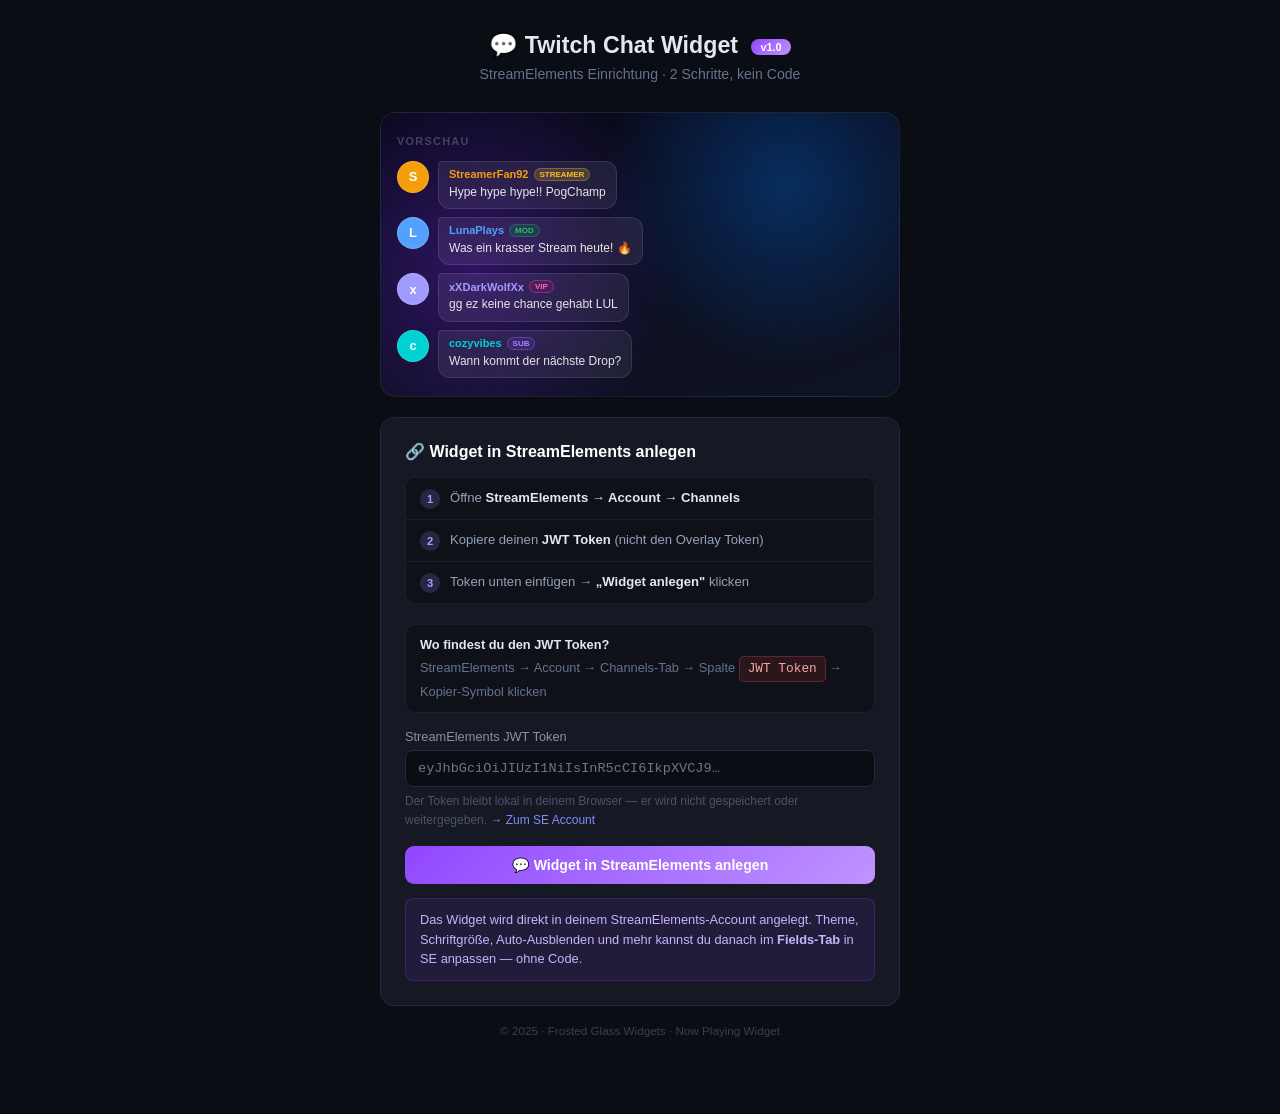
<file: setup-chat.html>
<!DOCTYPE html>
<html lang="de">
<head>
<meta charset="UTF-8">
<meta name="viewport" content="width=device-width, initial-scale=1.0">
<title>💬 Twitch Chat Widget – StreamElements Einrichtung</title>
<style>
*, *::before, *::after { box-sizing: border-box; margin: 0; padding: 0; }
body {
  font-family: -apple-system, BlinkMacSystemFont, 'Segoe UI', sans-serif;
  background: #0b0d14;
  color: #e2e8f0;
  min-height: 100vh;
  padding: 32px 16px 72px;
  display: flex;
  align-items: flex-start;
  justify-content: center;
}
p  { color: #94a3b8; font-size: 0.87rem; line-height: 1.6; }
a  { color: #818cf8; text-decoration: none; }
a:hover { text-decoration: underline; }
.wrap { width: 100%; max-width: 520px; }

/* Header */
.page-header { text-align: center; margin-bottom: 26px; }
.page-header h1 { font-size: 1.45rem; font-weight: 700; margin-bottom: 4px; }
.page-header p  { color: #64748b; font-size: 0.88rem; }
.badge {
  display: inline-block;
  background: linear-gradient(135deg, #9147ff, #bf94ff);
  color: #fff; font-size: 0.68rem; font-weight: 700;
  padding: 2px 9px; border-radius: 99px;
  margin-left: 7px; vertical-align: middle;
}

/* Preview */
.preview-hero {
  background: radial-gradient(circle at 18% 55%, rgba(100,30,200,0.40) 0%, transparent 44%),
              radial-gradient(circle at 78% 25%, rgba(0,110,230,0.32) 0%, transparent 40%),
              linear-gradient(160deg, #08091a 0%, #0e1323 100%);
  border-radius: 16px;
  border: 1px solid rgba(255,255,255,0.07);
  margin-bottom: 20px;
  padding: 22px 16px 18px;
  display: flex; flex-direction: column; align-items: flex-start;
  min-height: 260px;
  position: relative;
  overflow: hidden;
}
.preview-label {
  font-size: 0.68rem; font-weight: 700; letter-spacing: 0.12em;
  text-transform: uppercase; color: rgba(255,255,255,0.22);
  margin-bottom: 14px; width: 100%;
}
.preview-msgs {
  display: flex; flex-direction: column; gap: 8px;
  width: 100%;
}
/* Mini chat bubble previews */
.preview-row { display: flex; align-items: flex-start; gap: 9px; }
.preview-av {
  width: 32px; height: 32px; border-radius: 50%;
  display: flex; align-items: center; justify-content: center;
  font-size: 13px; font-weight: 700; color: #fff;
  flex-shrink: 0; border: 1.5px solid rgba(255,255,255,0.15);
  overflow: hidden;
}
.preview-av img { width: 100%; height: 100%; object-fit: cover; border-radius: 50%; }
.preview-bubble {
  background: rgba(255,255,255,0.07);
  border: 1px solid rgba(255,255,255,0.10);
  border-radius: 4px 12px 12px 12px;
  padding: 6px 10px 7px;
  max-width: calc(100% - 42px);
}
.preview-meta { display: flex; align-items: center; gap: 5px; margin-bottom: 3px; }
.preview-name { font-size: 11px; font-weight: 700; }
.preview-pill {
  font-size: 8px; font-weight: 700; text-transform: uppercase;
  padding: 1px 5px; border-radius: 99px;
}
.pill-mod      { background: rgba(0,173,89,0.18);   color: #22c55e; border: 1px solid rgba(34,197,94,0.3); }
.pill-vip      { background: rgba(255,0,128,0.15);  color: #f472b6; border: 1px solid rgba(244,114,182,0.3); }
.pill-sub      { background: rgba(145,71,255,0.15); color: #a78bfa; border: 1px solid rgba(167,139,250,0.3); }
.pill-streamer { background: rgba(255,200,50,0.18); color: #fbbf24; border: 1px solid rgba(251,191,36,0.3); }
.preview-text  { font-size: 12px; color: rgba(255,255,255,0.88); line-height: 1.45; }

/* Card */
.card {
  background: #161824;
  border: 1px solid #252840;
  border-radius: 14px;
  padding: 24px;
  margin-bottom: 16px;
}
.card-title { font-size: 1rem; font-weight: 700; color: #fff; margin-bottom: 16px; }

/* States */
.state { display: none; }
.state.active { display: block; }

/* Form */
label { display: block; font-size: 0.8rem; color: #8892a4; margin-bottom: 6px; font-weight: 500; }
input[type="text"], input[type="password"] {
  width: 100%; padding: 10px 12px;
  background: #0b0d14; border: 1px solid #252840;
  border-radius: 8px; color: #e2e8f0; font-size: 0.85rem;
  outline: none; transition: border-color 0.18s;
  font-family: 'Fira Code', 'Cascadia Code', monospace;
}
input:focus { border-color: #9147ff; box-shadow: 0 0 0 3px rgba(145,71,255,0.15); }
.field { margin-bottom: 16px; }
.field-hint { font-size: 0.75rem; color: #475569; margin-top: 5px; line-height: 1.55; }

/* Mini steps */
.mini-steps {
  background: #0f1119;
  border: 1px solid #1c1f30;
  border-radius: 10px;
  overflow: hidden;
  margin-bottom: 20px;
}
.mini-step {
  display: flex; align-items: flex-start; gap: 10px;
  padding: 10px 14px;
  border-bottom: 1px solid #1c1f30;
  font-size: 0.82rem; color: #94a3b8; line-height: 1.5;
}
.mini-step:last-child { border-bottom: none; }
.mini-step-n {
  flex-shrink: 0; width: 20px; height: 20px; border-radius: 50%;
  background: #252840; color: #bf94ff;
  font-size: 0.7rem; font-weight: 700;
  display: flex; align-items: center; justify-content: center; margin-top: 1px;
}
.mini-step strong { color: #e2e8f0; }

/* Screenshot helper */
.token-screenshot {
  background: #0f1119;
  border: 1px solid #1c1f30;
  border-radius: 10px;
  padding: 10px 14px;
  margin-bottom: 16px;
  font-size: 0.8rem; color: #64748b; line-height: 1.6;
}
.token-screenshot strong { color: #e2e8f0; }
.token-col-highlight {
  display: inline-block;
  background: rgba(239,68,68,0.12);
  border: 1px solid rgba(239,68,68,0.30);
  border-radius: 5px;
  padding: 2px 8px;
  color: #fca5a5;
  font-family: monospace;
  font-size: 0.8rem;
}

/* Buttons */
.btn {
  display: inline-flex; align-items: center; justify-content: center; gap: 7px;
  padding: 11px 20px; border-radius: 9px; border: none;
  font-size: 0.88rem; font-weight: 600; cursor: pointer;
  transition: opacity 0.18s, transform 0.1s; width: 100%;
}
.btn:active { transform: scale(0.98); }
.btn-primary   { background: linear-gradient(135deg, #9147ff, #bf94ff); color: #fff; }
.btn-secondary { background: #252840; color: #e2e8f0; }
.btn-ghost     { background: transparent; color: #64748b; border: 1px solid #252840; }
.btn:hover { opacity: 0.88; }
.btn + .btn { margin-top: 9px; }

/* Loading */
.spinner {
  width: 38px; height: 38px;
  border: 3px solid #252840; border-top-color: #9147ff;
  border-radius: 50%;
  animation: spin 0.72s linear infinite;
  margin: 8px auto 18px;
}
@keyframes spin { to { transform: rotate(360deg); } }

/* Success */
.success-icon  { font-size: 2.6rem; text-align: center; margin-bottom: 10px; }
.success-title { font-size: 1.1rem; font-weight: 700; color: #fff; text-align: center; margin-bottom: 4px; }
.success-sub   { text-align: center; color: #64748b; font-size: 0.84rem; margin-bottom: 18px; }
.overlay-url-box {
  background: #0b0d14; border: 1px solid #252840; border-radius: 8px;
  padding: 10px 13px; font-family: monospace; font-size: 0.77rem; color: #a5b4fc;
  word-break: break-all; margin: 10px 0 4px; cursor: pointer;
  transition: border-color 0.15s;
}
.overlay-url-box:hover { border-color: #9147ff; }
.copy-hint { font-size: 0.71rem; color: #334155; text-align: center; margin-bottom: 14px; }

/* Error */
.error-icon { font-size: 2.2rem; text-align: center; margin-bottom: 10px; }
.error-msg {
  font-size: 0.83rem; color: #f87171;
  background: rgba(239,68,68,0.09); border: 1px solid rgba(239,68,68,0.22);
  border-radius: 8px; padding: 11px 14px; margin-bottom: 14px; line-height: 1.55;
  white-space: pre-wrap;
}

/* Notice */
.notice {
  background: rgba(145,71,255,0.10); border: 1px solid rgba(145,71,255,0.22);
  border-radius: 8px; padding: 11px 14px; font-size: 0.8rem; color: #c4b5fd;
  margin-top: 14px; line-height: 1.55;
}
.divider { border: none; border-top: 1px solid #252840; margin: 16px 0; }
code { background: #0f1117; padding: 1px 5px; border-radius: 3px; font-size: 0.85em; }
</style>
</head>
<body>
<div class="wrap">

<!-- Header -->
<div class="page-header">
  <h1>💬 Twitch Chat Widget <span class="badge">v1.0</span></h1>
  <p>StreamElements Einrichtung &middot; 2 Schritte, kein Code</p>
</div>

<!-- Static preview -->
<div class="preview-hero">
  <div class="preview-label">Vorschau</div>
  <div class="preview-msgs">
    <div class="preview-row">
      <div class="preview-av" style="background:#f59e0b">S</div>
      <div class="preview-bubble">
        <div class="preview-meta">
          <span class="preview-name" style="color:#f59e0b">StreamerFan92</span>
          <span class="preview-pill pill-streamer">Streamer</span>
        </div>
        <div class="preview-text">Hype hype hype!! PogChamp</div>
      </div>
    </div>
    <div class="preview-row">
      <div class="preview-av" style="background:#54a0ff">L</div>
      <div class="preview-bubble">
        <div class="preview-meta">
          <span class="preview-name" style="color:#54a0ff">LunaPlays</span>
          <span class="preview-pill pill-mod">Mod</span>
        </div>
        <div class="preview-text">Was ein krasser Stream heute! 🔥</div>
      </div>
    </div>
    <div class="preview-row">
      <div class="preview-av" style="background:#a29bfe">x</div>
      <div class="preview-bubble">
        <div class="preview-meta">
          <span class="preview-name" style="color:#a29bfe">xXDarkWolfXx</span>
          <span class="preview-pill pill-vip">VIP</span>
        </div>
        <div class="preview-text">gg ez keine chance gehabt LUL</div>
      </div>
    </div>
    <div class="preview-row">
      <div class="preview-av" style="background:#00d2d3">c</div>
      <div class="preview-bubble">
        <div class="preview-meta">
          <span class="preview-name" style="color:#00d2d3">cozyvibes</span>
          <span class="preview-pill pill-sub">Sub</span>
        </div>
        <div class="preview-text">Wann kommt der nächste Drop?</div>
      </div>
    </div>
  </div>
</div>

<!-- Setup card -->
<div class="card">

  <!-- STATE: Input -->
  <div class="state active" id="state-input">
    <div class="card-title">🔗 Widget in StreamElements anlegen</div>

    <div class="mini-steps">
      <div class="mini-step">
        <div class="mini-step-n">1</div>
        <div>Öffne <a href="https://streamelements.com/dashboard/account/channels" target="_blank" rel="noopener"><strong>StreamElements → Account → Channels</strong></a></div>
      </div>
      <div class="mini-step">
        <div class="mini-step-n">2</div>
        <div>Kopiere deinen <strong>JWT Token</strong> (nicht den Overlay Token)</div>
      </div>
      <div class="mini-step">
        <div class="mini-step-n">3</div>
        <div>Token unten einfügen → <strong>„Widget anlegen"</strong> klicken</div>
      </div>
    </div>

    <!-- Token location hint -->
    <div class="token-screenshot">
      <strong>Wo findest du den JWT Token?</strong><br>
      StreamElements → Account → Channels-Tab → Spalte <span class="token-col-highlight">JWT Token</span> → Kopier-Symbol klicken
    </div>

    <div class="field">
      <label for="inp-token">StreamElements JWT Token</label>
      <input type="password" id="inp-token"
        placeholder="eyJhbGciOiJIUzI1NiIsInR5cCI6IkpXVCJ9…"
        autocomplete="off" spellcheck="false">
      <div class="field-hint">
        Der Token bleibt lokal in deinem Browser — er wird nicht gespeichert oder weitergegeben.
        <a href="https://streamelements.com/dashboard/account/channels" target="_blank" rel="noopener">→ Zum SE Account</a>
      </div>
    </div>

    <button class="btn btn-primary" onclick="connectAndInstall()">
      💬 Widget in StreamElements anlegen
    </button>

    <div class="notice">
      Das Widget wird direkt in deinem StreamElements-Account angelegt. Theme, Schriftgröße, Auto-Ausblenden und mehr kannst du danach im <strong>Fields-Tab</strong> in SE anpassen — ohne Code.
    </div>
  </div>

  <!-- STATE: Loading -->
  <div class="state" id="state-loading">
    <div class="spinner"></div>
    <p style="text-align:center;color:#64748b;font-size:0.88rem">Widget wird in StreamElements angelegt…</p>
  </div>

  <!-- STATE: Success -->
  <div class="state" id="state-success">
    <div class="success-icon">🎉</div>
    <div class="success-title">Chat Widget angelegt!</div>
    <p class="success-sub">Das Widget ist jetzt in deinem StreamElements-Account.</p>

    <hr class="divider">

    <p style="font-size:0.82rem;font-weight:600;color:#94a3b8;margin-bottom:6px">OBS Browser Source URL:</p>
    <div class="overlay-url-box" id="overlay-url-display" onclick="copyOverlayUrl()">—</div>
    <div class="copy-hint" id="overlay-url-copy-hint">Klicken zum Kopieren</div>

    <p style="font-size:0.82rem;font-weight:600;color:#94a3b8;margin:12px 0 6px">Widget in StreamElements bearbeiten:</p>
    <a id="se-edit-link" href="#" target="_blank" rel="noopener"
       style="display:block;background:rgba(145,71,255,0.15);border:1px solid rgba(145,71,255,0.3);
              border-radius:8px;padding:10px 14px;font-size:0.82rem;color:#c4b5fd;word-break:break-all;
              text-decoration:none;margin-bottom:14px">
      — wird geladen —
    </a>

    <div class="notice">
      <strong>OBS Browser Source:</strong> Breite <code>400</code> &middot; Höhe <code>600</code> &middot; Eigenes CSS: <code style="color:#f0abfc">body{background:rgba(0,0,0,0)}</code><br>
      <span style="color:#9147ff;opacity:0.9">„Quelle ausblenden wenn nicht sichtbar" → AUS lassen</span>
    </div>

    <hr class="divider">

    <div class="mini-steps">
      <div class="mini-step">
        <div class="mini-step-n">1</div>
        <div>Oben auf den <strong>SE-Link</strong> klicken → Widget-Editor öffnet sich</div>
      </div>
      <div class="mini-step">
        <div class="mini-step-n">2</div>
        <div>OBS URL oben kopieren → in OBS als <strong>Browser Source</strong> einfügen (400 × 600 px)</div>
      </div>
      <div class="mini-step">
        <div class="mini-step-n">3</div>
        <div><strong>Fields-Tab</strong> in SE → Theme, Schriftfarben, Schriftart einstellen</div>
      </div>
    </div>
  </div>

  <!-- STATE: Error -->
  <div class="state" id="state-error">
    <div class="error-icon">⚠️</div>
    <div class="error-msg" id="error-msg-text"></div>
    <button class="btn btn-secondary" onclick="resetToInput()">← Zurück &amp; Token prüfen</button>
  </div>

</div><!-- /.card -->

<!-- Footer -->
<p style="text-align:center;color:#334155;font-size:0.73rem">
  © 2025 · Frosted Glass Widgets ·
  <a href="./setup.html" style="color:#334155">Now Playing Widget</a>
</p>

</div><!-- /.wrap -->

<script>
/* ============================================================
   SETUP-CHAT — SE API install for Twitch Chat Widget
   ============================================================ */

var BASE_URL   = 'https://ksworkflowstudio.github.io/now-playing-widget';
var _cachedCSS = null;
var _cachedJS  = null;
var _overlayResult = null;

/* ---- Fetch widget assets on load ---- */
function tryFetch(url) {
  return fetch(url + '?v=' + Date.now()).then(function(r) {
    if (!r.ok) throw new Error('HTTP ' + r.status);
    return r.text();
  });
}

window.addEventListener('load', function() {
  Promise.all([
    tryFetch(BASE_URL + '/chat/widget.css').catch(function() { return null; }),
    tryFetch(BASE_URL + '/chat/widget.js').catch(function()  { return null; })
  ]).then(function(results) {
    _cachedCSS = results[0];
    _cachedJS  = results[1];
  });
});

/* ---- Widget HTML (fragment SE uses) ---- */
function buildWidgetHtml() {
  return '<div class="chat-widget chat-hidden" id="chat-widget">\n'
       + '  <div class="chat-header-bar">\n'
       + '    <div class="chat-header-icon"></div>\n'
       + '    <span class="chat-header-label">Twitch Chat</span>\n'
       + '  </div>\n'
       + '  <div class="chat-messages" id="chat-messages"></div>\n'
       + '</div>';
}

/* ---- Fields array ---- */
function buildFieldsObj() {
  var f = {};
  var defs = [
    { name: 'theme',              type: 'dropdown',    label: 'Design / Theme',                                         value: 'dark',
      options: { dark: 'Dark (Standard)', frosted: 'Frosted Glass', light: 'Light', minimal: 'Minimal', neon: 'Neon', liquid: 'Liquid Glass \u2728' } },
    { name: 'font_size',          type: 'dropdown',    label: 'Schriftgröße',                                           value: 'medium',
      options: { small: 'Klein (12px)', medium: 'Mittel (14px)', large: 'Groß (16px)', xl: 'XL (20px)', xxl: 'XXL (24px)', xxxl: 'XXXL (30px)' } },
    { name: 'font_family',        type: 'dropdown',    label: 'Schriftart',                                              value: 'default',
      options: { default: 'Standard (Inter/Segoe UI)', roboto: 'Roboto', oswald: 'Oswald', montserrat: 'Montserrat', lato: 'Lato', nunito: 'Nunito (rund)', pressstart: 'Press Start 2P (Retro)', bangers: 'Bangers (Comic)' } },
    { name: 'font_color',         type: 'colorpicker', label: 'Schriftfarbe (Nachrichtentext)',                          value: 'rgba(255,255,255,0.90)' },
    { name: 'color_broadcaster',  type: 'colorpicker', label: 'Namensfarbe — Streamer/Broadcaster',                     value: '#fbbf24' },
    { name: 'color_moderator',    type: 'colorpicker', label: 'Namensfarbe — Moderator',                                value: '#22c55e' },
    { name: 'color_vip',          type: 'colorpicker', label: 'Namensfarbe — VIP',                                      value: '#f472b6' },
    { name: 'color_subscriber',   type: 'colorpicker', label: 'Namensfarbe — Subscriber',                               value: '#a78bfa' },
    { name: 'color_viewer',       type: 'colorpicker', label: 'Namensfarbe — Normaler Zuschauer (leer = Twitch-Farbe)', value: '' },
    { name: 'max_messages',       type: 'number',      label: 'Max. sichtbare Nachrichten',                             value: 6 },
    { name: 'auto_hide_secs',     type: 'number',      label: 'Auto-Ausblenden nach X Sekunden (0 = immer sichtbar)',   value: 0 },
    { name: 'show_avatar',        type: 'checkbox',    label: 'Profilbild / Avatar anzeigen',                           value: true },
    { name: 'show_badges',        type: 'checkbox',    label: 'Abzeichen (Badges) anzeigen',                            value: true },
    { name: 'show_role',          type: 'checkbox',    label: 'Benutzerrolle anzeigen (Mod, VIP, Sub, Streamer)',        value: true },
    { name: 'show_timestamp',     type: 'checkbox',    label: 'Uhrzeit anzeigen',                                       value: false },
    { name: 'show_header',        type: 'checkbox',    label: '"Twitch Chat" Header anzeigen',                          value: true },
    { name: 'transparent_bg',     type: 'checkbox',    label: 'Hintergrund transparent (nur Bubbles sichtbar)',         value: true }
  ];
  defs.forEach(function(d) {
    var fd = { type: d.type, label: d.label, value: d.value };
    if (d.options) fd.options = d.options;
    f[d.name] = fd;
  });
  return f;
}

/* ---- SE widget item ---- */
function buildSeWidgetItem() {
  var fieldsObj = buildFieldsObj();
  return {
    id: 1,
    group: null,
    version: 1,
    type: 'se-widget-custom-event-list',
    name: 'Twitch Chat Widget',
    visible: true,
    locked: false,
    listener: null,
    listeners: {},
    css: { 'z-index': 1, top: '0px', left: '0px', width: '400px', height: '600px', opacity: 1 },
    text:  { type: 'text',  value: null },
    image: { type: 'image', css: { 'max-width': '100%' } },
    video: { type: 'video', volume: 0.5, css: { width: 320, height: 240 } },
    audio: { volume: 1 },
    animation: { in: 'fadeIn', inDuration: 1, out: 'fadeOut', outDuration: 1, timeout: 6 },
    variables: {
      html:      buildWidgetHtml(),
      css:       _cachedCSS || '',
      js:        _cachedJS  || '',
      fields:    JSON.stringify(fieldsObj),
      fieldData: {
        theme: 'dark', font_size: 'medium', font_family: 'default',
        font_color: 'rgba(255,255,255,0.90)',
        color_broadcaster: '#fbbf24', color_moderator: '#22c55e',
        color_vip: '#f472b6', color_subscriber: '#a78bfa', color_viewer: '',
        max_messages: 6, auto_hide_secs: 0,
        show_avatar: true, show_badges: true, show_role: true,
        show_timestamp: false, show_header: true, transparent_bg: true
      },
      expanded: false,
      uid: Math.random().toString(36).slice(2, 10)
    },
    provider: 'twitch'
  };
}

/* ---- State machine ---- */
function setState(name) {
  document.querySelectorAll('.state').forEach(function(s) { s.classList.remove('active'); });
  document.getElementById('state-' + name).classList.add('active');
}
function resetToInput() { setState('input'); }

function showError(msg) {
  console.error('[Chat-Widget setup error]', msg);
  document.getElementById('error-msg-text').textContent = msg;
  setState('error');
}

/* ---- Open overlay directly in SE editor ---- */
function openInSE() {
  if (!_overlayResult) return;
  window.open(_overlayResult.editUrl, '_blank');
}

/* ---- Copy overlay URL ---- */
function copyOverlayUrl() {
  if (!_overlayResult) return;
  navigator.clipboard.writeText(_overlayResult.overlayUrl).then(function() {
    var el = document.getElementById('overlay-url-copy-hint');
    el.textContent = '✓ Kopiert!';
    el.style.color = '#22c55e';
    setTimeout(function() { el.textContent = 'Klicken zum Kopieren'; el.style.color = ''; }, 2000);
  }).catch(function() {});
}

/* ---- Main: connect and create overlay ---- */
function connectAndInstall() {
  var token = (document.getElementById('inp-token').value || '').trim();
  if (!token) {
    var inp = document.getElementById('inp-token');
    inp.focus(); inp.style.borderColor = '#ef4444';
    setTimeout(function() { inp.style.borderColor = ''; }, 2000);
    return;
  }
  if (!_cachedCSS || !_cachedJS) {
    showError('Dateien werden noch geladen — bitte kurz warten und erneut versuchen.');
    return;
  }

  setState('loading');

  var seWidgetItem = buildSeWidgetItem();
  var _channelDiag = null;

  /* Step 1: get channel ID */
  fetch('https://api.streamelements.com/kappa/v2/channels/me', {
    headers: { 'Authorization': 'Bearer ' + token, 'Accept': 'application/json' }
  })
  .then(function(r) {
    if (r.status === 401 || r.status === 403) throw { type: 'auth' };
    if (!r.ok) return r.text().then(function(t) { _channelDiag = 'channels/me → ' + r.status + ' ' + t; return null; });
    return r.json();
  })
  .catch(function(err) {
    if (err && err.type === 'auth') throw err;
    _channelDiag = 'channels/me → ' + (err && err.message ? err.message : String(err));
    return null;
  })
  .then(function(channel) {
    var channelId = channel ? (channel._id || channel.id || channel.username) : null;
    if (!channelId) throw { type: 'no-channel', diag: _channelDiag };

    var authHeaders = {
      'Authorization': 'Bearer ' + token,
      'Content-Type':  'application/json',
      'Accept':        'application/json'
    };

    /* Step 2: create overlay shell */
    return fetch('https://api.streamelements.com/kappa/v2/overlays/' + channelId, {
      method: 'POST',
      headers: authHeaders,
      body: JSON.stringify({ name: 'Twitch Chat Widget', width: 1920, height: 1080 })
    })
    .then(function(r) {
      if (r.status === 401 || r.status === 403) throw { type: 'auth' };
      if (!r.ok) return r.text().then(function(t) { throw { type: 'create', status: r.status, body: t }; });
      return r.json();
    })
    .then(function(overlay) {
      var overlayId = overlay._id || overlay.id;

      /* Step 3: PUT with widget content */
      var putBody = JSON.parse(JSON.stringify(overlay));
      putBody.widgets = [seWidgetItem];
      delete putBody.__v;
      delete putBody.updatedAt;
      delete putBody.createdAt;

      return fetch('https://api.streamelements.com/kappa/v2/overlays/' + channelId + '/' + overlayId, {
        method: 'PUT',
        headers: authHeaders,
        body: JSON.stringify(putBody)
      })
      .then(function(r) {
        if (r.status === 401 || r.status === 403) throw { type: 'auth' };
        if (!r.ok) return r.text().then(function(t) { throw { type: 'update', status: r.status, body: t }; });
        return r.json().catch(function() { return overlay; });
      })
      .then(function() {
        /* OBS Browser Source URL — SE uses just the overlayId */
        var overlayUrl = 'https://streamelements.com/overlay/' + overlayId;
        var editUrl    = 'https://streamelements.com/dashboard/overlays/' + overlayId;
        _overlayResult = { overlayUrl: overlayUrl, editUrl: editUrl, channelId: channelId, overlayId: overlayId };
        document.getElementById('overlay-url-display').textContent = overlayUrl;
        var editLink = document.getElementById('se-edit-link');
        editLink.href = editUrl;
        editLink.textContent = editUrl;
        setState('success');
      });
    });
  })
  .catch(function(err) {
    var diag = _channelDiag ? '\n\n[Diagnose: ' + _channelDiag + ']' : '';
    if (err && err.type === 'auth') {
      showError('Ungültiger Token. Bitte kopiere den JWT Token aus: StreamElements → Account → Channels → JWT Token.' + diag);
    } else if (err && err.type === 'no-channel') {
      showError('Channel-ID konnte nicht ermittelt werden. Prüfe ob dein SE-Account mit Twitch verbunden ist.' + diag);
    } else if (err && (err.type === 'create' || err.type === 'update')) {
      showError('SE API Status ' + err.status + ': ' + (err.body || '').slice(0, 200) + diag);
    } else if (err && err.message && (err.message === 'Failed to fetch' || err.message.indexOf('NetworkError') !== -1)) {
      showError('Keine Verbindung zur StreamElements API. Prüfe deine Internetverbindung.' + diag);
    } else {
      showError('Fehler: ' + (err && err.message ? err.message : JSON.stringify(err)) + diag);
    }
  });
}
</script>
</body>
</html>
</file>
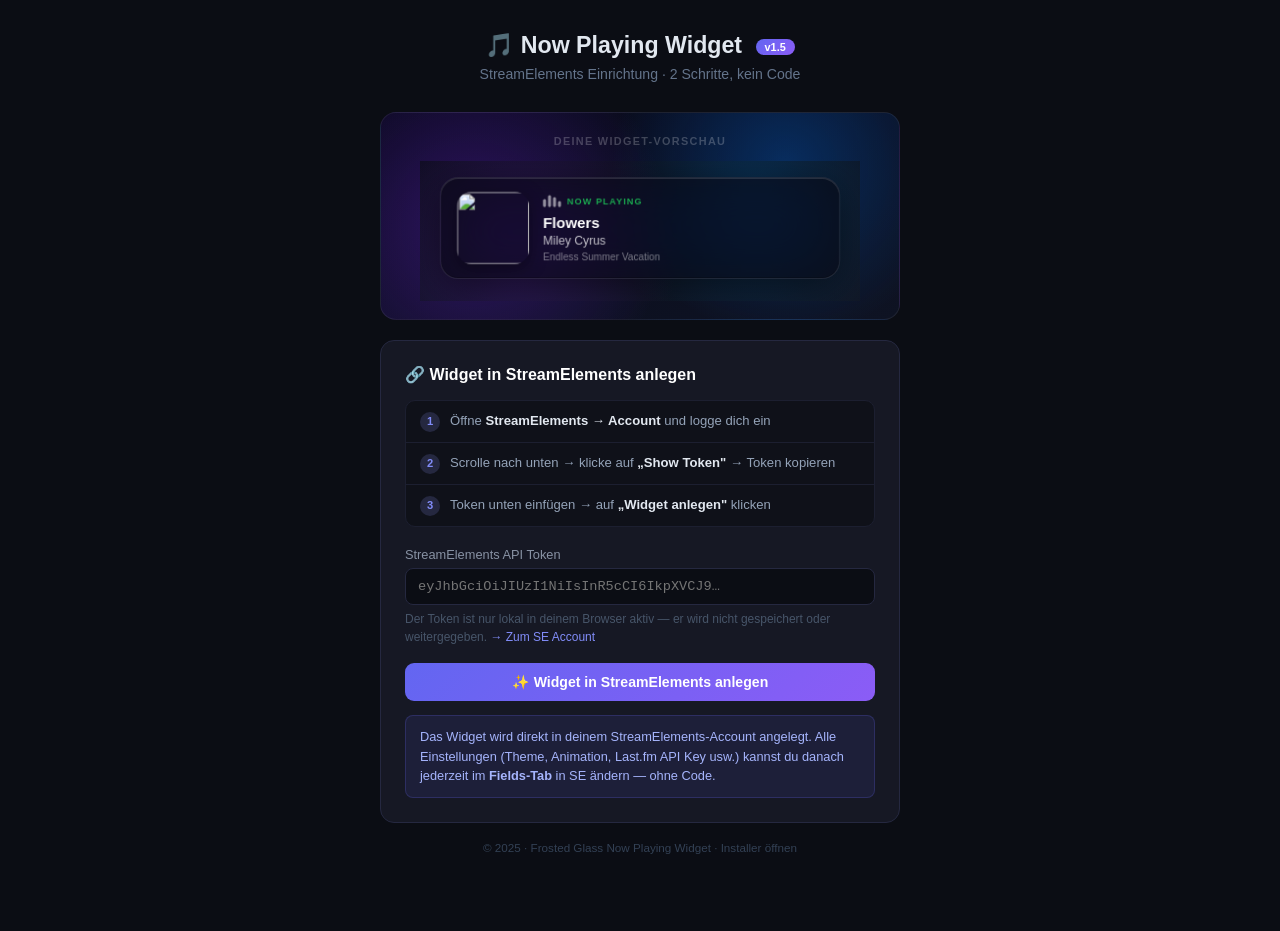
<file: setup.html>
<!DOCTYPE html>
<html lang="de">
<head>
<meta charset="UTF-8">
<meta name="viewport" content="width=device-width, initial-scale=1.0">
<title>🎵 Now Playing Widget – StreamElements Einrichtung</title>
<style>
*, *::before, *::after { box-sizing: border-box; margin: 0; padding: 0; }
body {
  font-family: -apple-system, BlinkMacSystemFont, 'Segoe UI', sans-serif;
  background: #0b0d14;
  color: #e2e8f0;
  min-height: 100vh;
  padding: 32px 16px 72px;
  display: flex;
  align-items: flex-start;
  justify-content: center;
}
p  { color: #94a3b8; font-size: 0.87rem; line-height: 1.6; }
a  { color: #818cf8; text-decoration: none; }
a:hover { text-decoration: underline; }

.wrap { width: 100%; max-width: 520px; }

/* ---- Header ---- */
.page-header { text-align: center; margin-bottom: 26px; }
.page-header h1 { font-size: 1.45rem; font-weight: 700; margin-bottom: 4px; }
.page-header p  { color: #64748b; font-size: 0.88rem; }
.badge {
  display: inline-block;
  background: linear-gradient(135deg, #6366f1, #8b5cf6);
  color: #fff; font-size: 0.68rem; font-weight: 700;
  padding: 2px 9px; border-radius: 99px;
  margin-left: 7px; vertical-align: middle;
}

/* ---- Preview ---- */
.preview-hero {
  background: radial-gradient(circle at 18% 55%, rgba(100,30,200,0.40) 0%, transparent 44%),
              radial-gradient(circle at 78% 25%, rgba(0,110,230,0.32) 0%, transparent 40%),
              linear-gradient(160deg, #08091a 0%, #0e1323 100%);
  border-radius: 16px;
  border: 1px solid rgba(255,255,255,0.07);
  margin-bottom: 20px;
  padding: 22px 16px 18px;
  display: flex; flex-direction: column; align-items: center;
}
.preview-label {
  font-size: 0.68rem; font-weight: 700; letter-spacing: 0.12em;
  text-transform: uppercase; color: rgba(255,255,255,0.22);
  margin-bottom: 14px;
}
.preview-iframe-wrap { width: 440px; max-width: 100%; height: 140px; overflow: visible; }
.preview-iframe-wrap iframe { width: 100%; height: 100%; border: none; background: transparent; overflow: visible; }

/* ---- Card ---- */
.card {
  background: #161824;
  border: 1px solid #252840;
  border-radius: 14px;
  padding: 24px;
  margin-bottom: 16px;
}
.card-title { font-size: 1rem; font-weight: 700; color: #fff; margin-bottom: 16px; }

/* ---- States ---- */
.state { display: none; }
.state.active { display: block; }

/* ---- Form ---- */
label { display: block; font-size: 0.8rem; color: #8892a4; margin-bottom: 6px; font-weight: 500; }
input[type="text"], input[type="password"] {
  width: 100%; padding: 10px 12px;
  background: #0b0d14; border: 1px solid #252840;
  border-radius: 8px; color: #e2e8f0; font-size: 0.85rem;
  outline: none; transition: border-color 0.18s;
  font-family: 'Fira Code', 'Cascadia Code', monospace;
}
input:focus { border-color: #6366f1; box-shadow: 0 0 0 3px rgba(99,102,241,0.15); }
.field { margin-bottom: 16px; }
.field-hint { font-size: 0.75rem; color: #475569; margin-top: 5px; line-height: 1.55; }

/* ---- Mini steps ---- */
.mini-steps {
  background: #0f1119;
  border: 1px solid #1c1f30;
  border-radius: 10px;
  overflow: hidden;
  margin-bottom: 20px;
}
.mini-step {
  display: flex; align-items: flex-start; gap: 10px;
  padding: 10px 14px;
  border-bottom: 1px solid #1c1f30;
  font-size: 0.82rem; color: #94a3b8; line-height: 1.5;
}
.mini-step:last-child { border-bottom: none; }
.mini-step-n {
  flex-shrink: 0; width: 20px; height: 20px; border-radius: 50%;
  background: #252840; color: #818cf8;
  font-size: 0.7rem; font-weight: 700;
  display: flex; align-items: center; justify-content: center; margin-top: 1px;
}
.mini-step strong { color: #e2e8f0; }

/* ---- Buttons ---- */
.btn {
  display: inline-flex; align-items: center; justify-content: center; gap: 7px;
  padding: 11px 20px; border-radius: 9px; border: none;
  font-size: 0.88rem; font-weight: 600; cursor: pointer;
  transition: opacity 0.18s, transform 0.1s; width: 100%;
}
.btn:active { transform: scale(0.98); }
.btn-primary   { background: linear-gradient(135deg, #6366f1, #8b5cf6); color: #fff; }
.btn-secondary { background: #252840; color: #e2e8f0; }
.btn-ghost     { background: transparent; color: #64748b; border: 1px solid #252840; }
.btn:hover { opacity: 0.88; }
.btn + .btn { margin-top: 9px; }

/* ---- Loading ---- */
.spinner {
  width: 38px; height: 38px;
  border: 3px solid #252840; border-top-color: #6366f1;
  border-radius: 50%;
  animation: spin 0.72s linear infinite;
  margin: 8px auto 18px;
}
@keyframes spin { to { transform: rotate(360deg); } }

/* ---- Success ---- */
.success-icon { font-size: 2.6rem; text-align: center; margin-bottom: 10px; }
.success-title { font-size: 1.1rem; font-weight: 700; color: #fff; text-align: center; margin-bottom: 4px; }
.success-sub   { text-align: center; color: #64748b; font-size: 0.84rem; margin-bottom: 18px; }
.overlay-url-box {
  background: #0b0d14; border: 1px solid #252840; border-radius: 8px;
  padding: 10px 13px; font-family: monospace; font-size: 0.77rem; color: #a5b4fc;
  word-break: break-all; margin: 10px 0 4px; cursor: pointer;
  transition: border-color 0.15s;
}
.overlay-url-box:hover { border-color: #6366f1; }
.copy-hint { font-size: 0.71rem; color: #334155; text-align: center; margin-bottom: 14px; }

/* ---- Error ---- */
.error-icon { font-size: 2.2rem; text-align: center; margin-bottom: 10px; }
.error-msg {
  font-size: 0.83rem; color: #f87171;
  background: rgba(239,68,68,0.09); border: 1px solid rgba(239,68,68,0.22);
  border-radius: 8px; padding: 11px 14px; margin-bottom: 14px; line-height: 1.55;
}
.error-fallback { font-size: 0.8rem; color: #64748b; line-height: 1.6; margin-bottom: 14px; }

/* ---- Notice / divider ---- */
.notice {
  background: rgba(99,102,241,0.10); border: 1px solid rgba(99,102,241,0.22);
  border-radius: 8px; padding: 11px 14px; font-size: 0.8rem; color: #a5b4fc;
  margin-top: 14px; line-height: 1.55;
}
.divider { border: none; border-top: 1px solid #252840; margin: 16px 0; }
code { background: #0f1117; padding: 1px 5px; border-radius: 3px; font-size: 0.85em; }
/* ---- Share / 1-Click state ---- */
.creds-box {
  background: rgba(34,197,94,0.08); border: 1px solid rgba(34,197,94,0.22);
  border-radius: 8px; padding: 12px 14px; margin-bottom: 14px; font-size: 0.82rem; line-height: 1.55;
}
.creds-box strong { color: #e2e8f0; }
.creds-row { display: flex; align-items: center; justify-content: space-between; margin-top: 8px; }
.creds-row label { color: #64748b; font-size: 0.78rem; margin: 0; font-weight: 400; }
.creds-val {
  font-family: 'Fira Code', 'Cascadia Code', monospace; color: #86efac; font-size: 0.79rem;
  background: rgba(0,0,0,0.25); padding: 2px 8px; border-radius: 5px;
  cursor: pointer; max-width: 240px; overflow: hidden; text-overflow: ellipsis; white-space: nowrap;
  transition: background 0.15s;
}
.creds-val:hover { background: rgba(99,102,241,0.20); }
details.alt-details summary { font-size: 0.78rem; color: #475569; cursor: pointer; user-select: none; padding: 10px 0; list-style: none; }
details.alt-details summary::-webkit-details-marker { display: none; }
details.alt-details summary::before { content: '▸ '; }
details.alt-details[open] summary::before { content: '▾ '; }
</style>
</head>
<body>
<div class="wrap">

<!-- ====== HEADER ====== -->
<div class="page-header">
  <h1>🎵 Now Playing Widget <span class="badge">v1.5</span></h1>
  <p>StreamElements Einrichtung &middot; 2 Schritte, kein Code</p>
</div>

<!-- ====== LIVE PREVIEW ====== -->
<div class="preview-hero">
  <div class="preview-label">Deine Widget-Vorschau</div>
  <div class="preview-iframe-wrap">
    <iframe id="preview-frame" title="Widget Vorschau" scrolling="no"></iframe>
  </div>
</div>

<!-- ====== SETUP CARD ====== -->
<div class="card">

  <!-- STATE: Input -->
  <div class="state active" id="state-input">
    <div class="card-title">🔗 Widget in StreamElements anlegen</div>

    <div class="mini-steps">
      <div class="mini-step">
        <div class="mini-step-n">1</div>
        <div>Öffne <a href="https://streamelements.com/dashboard/account/your-account" target="_blank" rel="noopener"><strong>StreamElements → Account</strong></a> und logge dich ein</div>
      </div>
      <div class="mini-step">
        <div class="mini-step-n">2</div>
        <div>Scrolle nach unten → klicke auf <strong>„Show Token"</strong> → Token kopieren</div>
      </div>
      <div class="mini-step">
        <div class="mini-step-n">3</div>
        <div>Token unten einfügen → auf <strong>„Widget anlegen"</strong> klicken</div>
      </div>
    </div>

    <div class="field">
      <label for="inp-token">StreamElements API Token</label>
      <input type="password" id="inp-token"
        placeholder="eyJhbGciOiJIUzI1NiIsInR5cCI6IkpXVCJ9…"
        autocomplete="off" spellcheck="false">
      <div class="field-hint">
        Der Token ist nur lokal in deinem Browser aktiv — er wird nicht gespeichert oder weitergegeben.
        <a href="https://streamelements.com/dashboard/account/your-account" target="_blank" rel="noopener">→ Zum SE Account</a>
      </div>
    </div>

    <button class="btn btn-primary" id="btn-install" onclick="connectAndInstall()">
      ✨ Widget in StreamElements anlegen
    </button>

    <div class="notice">
      Das Widget wird direkt in deinem StreamElements-Account angelegt. Alle Einstellungen (Theme, Animation, Last.fm API Key usw.) kannst du danach jederzeit im <strong>Fields-Tab</strong> in SE ändern — ohne Code.
    </div>
  </div>

  <!-- STATE: 1-Click Install (Share URL) -->
  <div class="state" id="state-share">
    <div class="card-title">⚡ 1-Click Installation</div>
    <p style="margin-bottom:14px;color:#64748b">Du musst in <strong style="color:#e2e8f0">StreamElements eingeloggt</strong> sein. Dann klicke den Button — das Widget wird sofort deinem Account hinzugefügt.</p>

    <!-- Customer credentials to copy -->
    <div class="creds-box" id="share-creds-box" style="display:none">
      <strong>📋 Deine Last.fm Zugangsdaten (nach der Installation in SE eingeben):</strong>
      <div class="creds-row">
        <label>Last.fm Benutzername</label>
        <span class="creds-val" id="cred-user-val" onclick="copyCred('user',this)" title="Klicken zum Kopieren">—</span>
      </div>
      <div class="creds-row">
        <label>Last.fm API Key</label>
        <span class="creds-val" id="cred-key-val" onclick="copyCred('key',this)" title="Klicken zum Kopieren">—</span>
      </div>
      <p style="margin-top:8px;font-size:0.71rem;color:#334155">Klicken zum Kopieren · Diese Daten trägst du in Schritt 2 im SE Fields-Tab ein</p>
    </div>

    <button class="btn btn-primary" onclick="doShareInstall()">
      ⚡ In StreamElements installieren
    </button>

    <div class="mini-steps" style="margin-top:14px">
      <div class="mini-step">
        <div class="mini-step-n">1</div>
        <div>Button klicken → StreamElements öffnet sich → Widget wird deinem Account hinzugefügt</div>
      </div>
      <div class="mini-step">
        <div class="mini-step-n">2</div>
        <div>In SE: <strong>My Overlays → Widget öffnen → Fields-Tab</strong> → Last.fm Benutzername &amp; API Key eingeben</div>
      </div>
      <div class="mini-step">
        <div class="mini-step-n">3</div>
        <div>Overlay starten → URL in <strong>OBS Browser Source</strong> einfügen &middot; Standard: 400×120 &middot; 4K: 1600×480 + Renderqualität 4× im Fields-Tab</div>
      </div>
    </div>

    <details class="alt-details">
      <summary>Alternative: Widget manuell per API-Token anlegen</summary>
      <p style="font-size:0.82rem;color:#64748b;margin:0 0 10px">Falls der 1-Click Install nicht klappt, kann das Widget auch über den SE API Token angelegt werden:</p>
      <button class="btn btn-ghost" onclick="setState('input')">→ Token-Setup öffnen</button>
    </details>
  </div>

  <!-- STATE: Share Done -->
  <div class="state" id="state-share-done">
    <div class="success-icon">🚀</div>
    <div class="success-title">Widget installiert!</div>
    <p class="success-sub">StreamElements hat das Widget deinem Account hinzugefügt.</p>

    <div class="mini-steps" style="margin-bottom:14px">
      <div class="mini-step">
        <div class="mini-step-n">1</div>
        <div>In SE: <strong>My Overlays</strong> → <strong>„Now Playing Widget"</strong> öffnen → bearbeiten</div>
      </div>
      <div class="mini-step">
        <div class="mini-step-n">2</div>
        <div><strong>Fields-Tab</strong> → <em>lastfm_user</em> &amp; <em>lastfm_key</em> eintragen — alle anderen Einstellungen sind vorausgefüllt</div>
      </div>
      <div class="mini-step">
        <div class="mini-step-n">3</div>
        <div>Overlay starten → URL kopieren → <strong>OBS Browser Source</strong> &middot; Standard: 400×120 &middot; 4K: 1600×480 + Renderqualität 4× im Fields-Tab</div>
      </div>
    </div>

    <div class="creds-box" id="done-creds-box" style="display:none">
      <strong>📋 Deine Last.fm Zugangsdaten für den Fields-Tab:</strong>
      <div class="creds-row">
        <label>Benutzername</label>
        <span class="creds-val" id="done-user-val" onclick="copyCred('user',this)" title="Kopieren">—</span>
      </div>
      <div class="creds-row">
        <label>API Key</label>
        <span class="creds-val" id="done-key-val" onclick="copyCred('key',this)" title="Kopieren">—</span>
      </div>
    </div>

    <button class="btn btn-primary" onclick="window.open('https://streamelements.com/dashboard/overlays','_blank')" style="margin-top:4px">
      🎬 StreamElements öffnen
    </button>
    <div class="notice" style="margin-top:14px">
      <strong>OBS Browser Source:</strong> Standard: Breite <code>400</code> Höhe <code>120</code> &middot; 4K-scharf: <code>1600×480</code> + Renderqualität auf 4× stellen &middot; CSS: <code style="color:#f0abfc">body{background:rgba(0,0,0,0)}</code>
    </div>
  </div>

  <!-- STATE: Loading -->
  <div class="state" id="state-loading">
    <div class="spinner"></div>
    <p style="text-align:center;color:#64748b;font-size:0.88rem">Widget wird in StreamElements angelegt…</p>
  </div>

  <!-- STATE: Success -->
  <div class="state" id="state-success">
    <div class="success-icon">🎉</div>
    <div class="success-title">Widget angelegt!</div>
    <p class="success-sub">Das Widget ist jetzt in deinem StreamElements-Account.</p>

    <hr class="divider">

    <p style="font-size:0.82rem;font-weight:600;color:#94a3b8;margin-bottom:6px">Overlay-Link für OBS Browser Source:</p>
    <div class="overlay-url-box" id="overlay-url-display" onclick="copyOverlayUrl()">—</div>
    <div class="copy-hint" id="overlay-url-copy-hint">Klicken zum Kopieren</div>
    <div id="overlay-url-hint" style="display:none;font-size:0.8rem;color:#f59e0b;background:rgba(245,158,11,0.08);border:1px solid rgba(245,158,11,0.22);border-radius:8px;padding:10px 13px;margin-bottom:10px">
      ⚠️ Die vollständige Overlay-URL findest du in StreamElements:<br>
      <strong style="color:#e2e8f0">My Overlays → „Now Playing Widget" öffnen → Launch → Browser Source URL kopieren</strong>
    </div>

    <button class="btn btn-primary" onclick="openSeDashboard()">
      🎬 In StreamElements öffnen
    </button>

    <div class="notice" style="margin-top:14px">
      <strong>OBS Browser Source:</strong> Standard: Breite <code>400</code> Höhe <code>120</code> &middot; 4K-scharf: <code>1600×480</code> + Renderqualität auf 4× stellen &middot; CSS: <code style="color:#f0abfc">body{background:rgba(0,0,0,0)}</code><br>
      <span style="color:#6366f1;opacity:0.8">„Quelle ausblenden wenn nicht sichtbar" → AUS lassen</span>
    </div>

    <hr class="divider">
    <p style="font-size:0.8rem;color:#475569">Nach der Einrichtung noch <strong style="color:#94a3b8">Last.fm Benutzername &amp; API Key</strong> im Fields-Tab eintragen — dann ist das Widget aktiv.</p>
  </div>

  <!-- STATE: Error -->
  <div class="state" id="state-error">
    <div class="error-icon">⚠️</div>
    <div class="error-msg" id="error-msg-text"></div>
    <p class="error-fallback">
      Alternative: Lade die Overlay-Datei herunter und importiere sie manuell in StreamElements:
      <strong style="color:#94a3b8">Dashboard → Overlays → Import-Button (oben rechts) → JSON-Datei auswählen</strong>.
    </p>
    <button class="btn btn-secondary" onclick="downloadSeOverlay()">
      📦 Overlay als JSON herunterladen
    </button>
    <button class="btn btn-ghost" onclick="resetToInput()" style="margin-top:8px">
      ← Zurück &amp; Token prüfen
    </button>
  </div>

</div><!-- /.card -->

<!-- ====== FOOTER ====== -->
<p style="text-align:center;color:#334155;font-size:0.73rem">
  © 2025 · Frosted Glass Now Playing Widget ·
  <a href="./index.html" style="color:#334155">Installer öffnen</a>
</p>

</div><!-- /.wrap -->

<!-- ============================================================
     EMBEDDED WIDGET CODE (fallback if fetch fails)
     ============================================================ -->
<script type="text/plain" id="embed-css">/* ============================================================
   NOW PLAYING WIDGET — Frosted Glass / Kindle Style
   StreamElements Custom Widget CSS
   ============================================================ */

/* ---------- CSS Custom Properties (theme contract) ---------- */
:root {
  --np-width:        400px;
  --np-radius:       18px;
  --np-blur:         28px;
  --np-padding:      14px 16px;
  --np-gap:          14px;
  --np-art-size:     72px;

  --np-bg:           rgba(10, 10, 20, 0.72);
  --np-border:       rgba(255,255,255,0.10);
  --np-shadow:       0 8px 40px rgba(0,0,0,0.55);

  --np-font:         'Inter', 'Segoe UI', sans-serif;
  --np-track-color:  #ffffff;
  --np-artist-color: rgba(255,255,255,0.75);
  --np-album-color:  rgba(255,255,255,0.45);
  --np-track-size:   15px;
  --np-artist-size:  13px;
  --np-album-size:   11px;

  --np-progress-h:   3px;
  --np-progress-bg:  rgba(255,255,255,0.15);
  --np-progress-fill:#1db954;

  --np-viz-color:    rgba(255,255,255,0.55);
  --np-transition-ms:500;

  --np-body-bg:      transparent;
}

*, *::before, *::after { box-sizing: border-box; margin: 0; padding: 0; }

body {
  background: var(--np-body-bg);
  font-family: var(--np-font);
  display: flex;
  align-items: flex-start;
  justify-content: center;
  min-height: 100vh;
  overflow: hidden;
}

.np-card {
  display: flex; align-items: center; gap: var(--np-gap);
  width: var(--np-width); padding: var(--np-padding);
  background: var(--np-bg);
  backdrop-filter: blur(var(--np-blur)) saturate(180%) brightness(108%);
  -webkit-backdrop-filter: blur(var(--np-blur)) saturate(180%) brightness(108%);
  border-radius: var(--np-radius);
  border: 1px solid var(--np-border);
  box-shadow: var(--np-shadow), inset 0 1px 0 rgba(255,255,255,0.13), inset 0 -1px 0 rgba(0,0,0,0.18);
  will-change: transform, opacity; position: relative; overflow: hidden;
}
.np-card.np-hidden { opacity: 0; pointer-events: none; }

@keyframes np-notify-in {
  0%   { transform: translateY(-120%) scale(0.92); opacity: 0; }
  45%  { opacity: 1; }
  62%  { transform: translateY(10px)  scale(1.02); }
  78%  { transform: translateY(-5px)  scale(0.99); }
  90%  { transform: translateY(2px)   scale(1.005); }
  100% { transform: translateY(0)     scale(1); opacity: 1; }
}
@keyframes np-notify-out {
  0%   { transform: translateY(0)     scale(1);    opacity: 1; }
  25%  { transform: translateY(6px)   scale(0.98); opacity: 1; }
  100% { transform: translateY(-115%) scale(0.92); opacity: 0; }
}
@keyframes np-track-bump {
  0%   { transform: translateY(0); }
  28%  { transform: translateY(-9px) scale(0.97); }
  58%  { transform: translateY(4px)  scale(1.01); }
  80%  { transform: translateY(-2px); }
  100% { transform: translateY(0); }
}
.np-card.np-notify-in  { animation: np-notify-in  0.62s cubic-bezier(0.34, 1.3, 0.64, 1) forwards; }
.np-card.np-notify-out { animation: np-notify-out 0.38s cubic-bezier(0.55, 0, 0.8, 1) forwards; }
.np-card.np-track-bump { animation: np-track-bump 0.42s cubic-bezier(0.34, 1.2, 0.64, 1); }

@keyframes np-fade-in  { from { opacity: 0; } to { opacity: 1; } }
@keyframes np-fade-out { from { opacity: 1; } to { opacity: 0; } }
@keyframes np-slide-left-in {
  0%   { transform: translateX(-115%) scale(0.94); opacity: 0; }
  55%  { transform: translateX(8px)   scale(1.01); opacity: 1; }
  78%  { transform: translateX(-3px)  scale(0.99); }
  100% { transform: translateX(0)     scale(1);    opacity: 1; }
}
@keyframes np-slide-left-out {
  0%   { transform: translateX(0)      scale(1);    opacity: 1; }
  25%  { transform: translateX(8px)    scale(0.98); opacity: 1; }
  100% { transform: translateX(-115%)  scale(0.94); opacity: 0; }
}
@keyframes np-slide-right-in {
  0%   { transform: translateX(115%)  scale(0.94); opacity: 0; }
  55%  { transform: translateX(-8px)  scale(1.01); opacity: 1; }
  78%  { transform: translateX(3px)   scale(0.99); }
  100% { transform: translateX(0)     scale(1);    opacity: 1; }
}
@keyframes np-slide-right-out {
  0%   { transform: translateX(0)     scale(1);    opacity: 1; }
  25%  { transform: translateX(-8px)  scale(0.98); opacity: 1; }
  100% { transform: translateX(115%)  scale(0.94); opacity: 0; }
}
@keyframes np-scale-in {
  0%   { transform: scale(0.70); opacity: 0; }
  62%  { transform: scale(1.05); opacity: 1; }
  80%  { transform: scale(0.97); }
  100% { transform: scale(1);    opacity: 1; }
}
@keyframes np-scale-out {
  0%   { transform: scale(1);    opacity: 1; }
  28%  { transform: scale(1.04); opacity: 1; }
  100% { transform: scale(0.70); opacity: 0; }
}
@keyframes np-slide-bottom-in {
  0%   { transform: translateY(115%)  scale(0.94); opacity: 0; }
  55%  { transform: translateY(-8px)  scale(1.01); opacity: 1; }
  78%  { transform: translateY(3px)   scale(0.99); }
  100% { transform: translateY(0)     scale(1);    opacity: 1; }
}
@keyframes np-slide-bottom-out {
  0%   { transform: translateY(0)     scale(1);    opacity: 1; }
  25%  { transform: translateY(-8px)  scale(0.98); opacity: 1; }
  100% { transform: translateY(115%)  scale(0.94); opacity: 0; }
}
.np-anim-fade.np-notify-in          { animation: np-fade-in          0.45s ease                          forwards; }
.np-anim-fade.np-notify-out         { animation: np-fade-out         0.35s ease                          forwards; }
.np-anim-slide-left.np-notify-in    { animation: np-slide-left-in    0.52s cubic-bezier(0.34,1.2,0.64,1) forwards; }
.np-anim-slide-left.np-notify-out   { animation: np-slide-left-out   0.36s cubic-bezier(0.55,0,0.8,1)    forwards; }
.np-anim-slide-right.np-notify-in   { animation: np-slide-right-in   0.52s cubic-bezier(0.34,1.2,0.64,1) forwards; }
.np-anim-slide-right.np-notify-out  { animation: np-slide-right-out  0.36s cubic-bezier(0.55,0,0.8,1)    forwards; }
.np-anim-scale.np-notify-in         { animation: np-scale-in         0.48s cubic-bezier(0.34,1.3,0.64,1) forwards; }
.np-anim-scale.np-notify-out        { animation: np-scale-out        0.32s cubic-bezier(0.55,0,0.8,1)    forwards; }
.np-anim-slide-bottom.np-notify-in  { animation: np-slide-bottom-in  0.52s cubic-bezier(0.34,1.2,0.64,1) forwards; }
.np-anim-slide-bottom.np-notify-out { animation: np-slide-bottom-out 0.36s cubic-bezier(0.55,0,0.8,1)    forwards; }

.np-art-wrap {
  position: relative; flex-shrink: 0;
  width: var(--np-art-size); height: var(--np-art-size);
  border-radius: calc(var(--np-radius) - 4px);
  overflow: hidden; box-shadow: 0 4px 18px rgba(0,0,0,0.45);
}
.np-art-wrap img { position: absolute; inset: 0; width: 100%; height: 100%; object-fit: cover; display: block; }
#np-art-next { opacity: 0; z-index: 1; }

.np-info { flex: 1; min-width: 0; display: flex; flex-direction: column; gap: 3px; }
.np-status { display: flex; align-items: center; gap: 6px; margin-bottom: 4px; }
.np-bars { display: flex; align-items: flex-end; gap: 2px; height: 12px; }
.np-bar {
  width: 3px; background: var(--np-viz-color); border-radius: 2px;
  animation: np-bar-bounce 0.8s ease-in-out infinite alternate;
  transform-origin: bottom;
}
.np-bar:nth-child(1) { animation-duration: 0.72s; animation-delay: 0s;    height: 60%; }
.np-bar:nth-child(2) { animation-duration: 0.60s; animation-delay: 0.1s;  height: 100%; }
.np-bar:nth-child(3) { animation-duration: 0.85s; animation-delay: 0.05s; height: 80%; }
.np-bar:nth-child(4) { animation-duration: 0.65s; animation-delay: 0.15s; height: 50%; }
@keyframes np-bar-bounce { 0% { transform: scaleY(0.25); } 100% { transform: scaleY(1); } }
.np-card.np-paused .np-bar { animation-play-state: paused; transform: scaleY(0.25); }

.np-now-label { font-size: 9px; font-weight: 700; letter-spacing: 0.12em; text-transform: uppercase; color: var(--np-progress-fill); opacity: 0.9; }
.np-track  { font-size: var(--np-track-size);  font-weight: 600; color: var(--np-track-color);  white-space: nowrap; overflow: hidden; text-overflow: ellipsis; }
.np-artist { font-size: var(--np-artist-size); color: var(--np-artist-color); white-space: nowrap; overflow: hidden; text-overflow: ellipsis; }
.np-album  { font-size: var(--np-album-size);  color: var(--np-album-color);  white-space: nowrap; overflow: hidden; text-overflow: ellipsis; }


.np-theme-light {
  --np-bg:           rgba(255,255,255,0.68);
  --np-border:       rgba(0,0,0,0.08);
  --np-shadow:       0 8px 40px rgba(0,0,0,0.18);
  --np-track-color:  #111111;
  --np-artist-color: rgba(0,0,0,0.65);
  --np-album-color:  rgba(0,0,0,0.40);
  --np-progress-bg:  rgba(0,0,0,0.12);
  --np-viz-color:    rgba(0,0,0,0.45);
}
.np-theme-minimal {
  --np-bg:    rgba(0,0,0,0.45);
  --np-blur:  8px;
  --np-border:transparent;
  --np-shadow:none;
  --np-radius:8px;
}
.np-theme-neon {
  --np-bg:            rgba(5,0,20,0.80);
  --np-border:        rgba(120,40,255,0.45);
  --np-progress-fill: #a855f7;
  --np-viz-color:     rgba(168,85,247,0.75);
}
.np-theme-frosted {
  --np-bg:            rgba(22,18,35,0.70);
  --np-blur:          32px;
  --np-border:        rgba(255,240,210,0.13);
  --np-shadow:        0 8px 40px rgba(0,0,0,0.60);
  --np-track-color:   #f5f0ff;
  --np-artist-color:  rgba(235,220,255,0.78);
  --np-album-color:   rgba(210,195,240,0.50);
  --np-progress-fill: #c4a0ff;
  --np-viz-color:     rgba(200,180,255,0.60);
  box-shadow: 0 8px 40px rgba(0,0,0,0.60), inset 0 1.5px 0 rgba(255,245,220,0.18), inset 0 -1px 0 rgba(150,100,255,0.12);
}
.np-theme-liquid {
  --np-bg:            rgba(255,255,255,0.14);
  --np-blur:          48px;
  --np-border:        rgba(255,255,255,0.32);
  --np-shadow:        0 8px 48px rgba(120,80,255,0.22), 0 2px 12px rgba(0,0,0,0.22);
  --np-track-color:   #ffffff;
  --np-artist-color:  rgba(255,255,255,0.85);
  --np-album-color:   rgba(255,255,255,0.58);
  --np-progress-bg:   rgba(255,255,255,0.20);
  --np-progress-fill: #e8d5ff;
  --np-viz-color:     rgba(255,255,255,0.80);
  backdrop-filter: blur(48px) saturate(240%) brightness(128%) contrast(102%);
  -webkit-backdrop-filter: blur(48px) saturate(240%) brightness(128%) contrast(102%);
  box-shadow: 0 8px 48px rgba(120,80,255,0.22), 0 2px 12px rgba(0,0,0,0.22), inset 0 1.5px 0 rgba(255,255,255,0.55), inset 0 -1px 0 rgba(200,180,255,0.18);
}
.np-theme-liquid::before {
  content: ''; position: absolute; inset: 0; border-radius: inherit;
  background: linear-gradient(138deg, rgba(255,255,255,0.28) 0%, rgba(190,140,255,0.10) 28%, rgba(80,210,255,0.09) 56%, rgba(255,220,180,0.07) 80%, rgba(255,255,255,0.04) 100%);
  pointer-events: none; z-index: 0;
}
.np-theme-liquid .np-art-wrap,
.np-theme-liquid .np-info { position: relative; z-index: 1; }
</script>

<script type="text/plain" id="embed-js">'use strict';

var fields = {
  lastfm_user:   '',
  lastfm_key:    '',
  theme:         'dark',
  shape:         'default',
  animation:     'ios',
  show_album:    true,
  show_bars:     true,
  show_label:    true,
  font_size:     'medium',
  custom_width:  0,
  custom_radius: 0,
  custom_blur:   0
};

var DEFAULT_ART = 'data:image/svg+xml,%3Csvg xmlns="http://www.w3.org/2000/svg" viewBox="0 0 72 72"%3E%3Crect width="72" height="72" fill="%23222"%2F%3E%3Ccircle cx="36" cy="36" r="14" fill="%23444"%2F%3E%3Ccircle cx="36" cy="36" r="5" fill="%23222"%2F%3E%3C%2Fsvg%3E';

var lastTrackId = null, lastArtUrl = null, progressMs = 0, durationMs = 0;
var isPlaying = false, cardVisible = false, progressInterval = null;

var root = document.documentElement;
var cardEl   = document.getElementById('np-card');
var trackEl  = document.getElementById('np-track');
var artistEl = document.getElementById('np-artist');
var albumEl  = document.getElementById('np-album');
var artEl    = document.getElementById('np-art');
var artNextEl= document.getElementById('np-art-next');
var fillEl   = document.getElementById('np-progress-fill');
var timeEl   = document.getElementById('np-time');
var barsEl   = document.getElementById('np-bars');
var labelEl  = document.getElementById('np-now-label');
var statusEl = document.getElementById('np-status');

function fmt(ms) {
  if (!ms || isNaN(ms)) return '';
  var s = Math.floor(ms / 1000), m = Math.floor(s / 60); s = s % 60;
  return m + ':' + (s < 10 ? '0' : '') + s;
}
function fieldBool(key, def) {
  var v = fields[key];
  if (v === undefined || v === null) return def;
  return v === true || v === 'true';
}
function setOrReset(prop, val) {
  var n = parseFloat(val);
  if (n > 0) root.style.setProperty(prop, n + 'px');
  else        root.style.removeProperty(prop);
}
function applyAppearance() {
  cardEl.classList.remove('np-theme-dark','np-theme-frosted','np-theme-light','np-theme-minimal','np-theme-neon','np-theme-liquid');
  if (fields.theme && fields.theme !== 'dark') cardEl.classList.add('np-theme-' + fields.theme);
  cardEl.classList.remove('np-anim-fade','np-anim-slide-left','np-anim-slide-right','np-anim-scale','np-anim-slide-bottom');
  if (fields.animation && fields.animation !== 'ios') cardEl.classList.add('np-anim-' + fields.animation);
  setOrReset('--np-width', fields.custom_width);
  setOrReset('--np-blur',  fields.custom_blur);
  var customR = parseFloat(fields.custom_radius);
  if (customR > 0) { root.style.setProperty('--np-radius', customR + 'px'); }
  else {
    var shapeMap = { pill: '60px', sharp: '6px', square: '0px' };
    var sr = shapeMap[fields.shape];
    if (sr) root.style.setProperty('--np-radius', sr);
    else    root.style.removeProperty('--np-radius');
  }
  if (albumEl)  albumEl.style.display  = fieldBool('show_album', true) ? '' : 'none';
  if (barsEl)   barsEl.style.display   = fieldBool('show_bars',  true) ? '' : 'none';
  if (labelEl)  labelEl.style.display  = fieldBool('show_label', true) ? '' : 'none';
  if (statusEl) statusEl.style.display = (fieldBool('show_bars',true)||fieldBool('show_label',true)) ? '' : 'none';
  var fsMap = { small:'12px', medium:'15px', large:'18px' };
  var fs = fsMap[fields.font_size];
  if (fs) {
    root.style.setProperty('--np-track-size',  fs);
    root.style.setProperty('--np-artist-size', (parseInt(fs)-3)+'px');
    root.style.setProperty('--np-album-size',  (parseInt(fs)-5)+'px');
  }
}
function removeAnimClasses() { cardEl.classList.remove('np-notify-in','np-notify-out','np-track-bump'); }
function showCard() {
  if (cardVisible) return; cardVisible = true;
  removeAnimClasses(); cardEl.classList.remove('np-hidden'); void cardEl.offsetWidth;
  cardEl.classList.add('np-notify-in');
  cardEl.addEventListener('animationend', function onIn() { cardEl.removeEventListener('animationend',onIn); cardEl.classList.remove('np-notify-in'); });
}
function hideCard() {
  if (!cardVisible) return; cardVisible = false;
  removeAnimClasses(); void cardEl.offsetWidth;
  cardEl.classList.add('np-notify-out');
  cardEl.addEventListener('animationend', function onOut() { cardEl.removeEventListener('animationend',onOut); cardEl.classList.remove('np-notify-out'); cardEl.classList.add('np-hidden'); });
}
function bumpTrack() {
  removeAnimClasses(); void cardEl.offsetWidth; cardEl.classList.add('np-track-bump');
  cardEl.addEventListener('animationend', function onBump() { cardEl.removeEventListener('animationend',onBump); cardEl.classList.remove('np-track-bump'); });
}
function crossfadeArt(newUrl) {
  if (!newUrl) newUrl = DEFAULT_ART;
  if (newUrl === lastArtUrl) return; lastArtUrl = newUrl; if (!artEl) return;
  var preload = new Image();
  preload.onload = function() {
    if (!artNextEl) { artEl.src = newUrl; return; }
    artNextEl.style.transition='opacity 0s'; artNextEl.style.opacity='0'; artNextEl.src=newUrl;
    requestAnimationFrame(function(){ requestAnimationFrame(function(){
      artNextEl.style.transition='opacity 0.5s ease'; artNextEl.style.opacity='1';
      setTimeout(function(){ artEl.src=newUrl; artNextEl.style.transition='opacity 0s'; artNextEl.style.opacity='0'; }, 520);
    }); });
  };
  preload.onerror = function(){ artEl.src=DEFAULT_ART; lastArtUrl=DEFAULT_ART; };
  preload.src = newUrl;
}
function startProgress() {
  if (progressInterval) clearInterval(progressInterval); if (!isPlaying) return;
  progressInterval = setInterval(function(){ progressMs+=1000; if(durationMs>0&&progressMs>durationMs) progressMs=durationMs; renderProgress(); }, 1000);
}
function renderProgress() {
  if (!fillEl) return;
  fillEl.style.width = Math.min(100, durationMs>0 ? progressMs/durationMs*100 : 0) + '%';
  if (timeEl) timeEl.textContent = durationMs>0 ? fmt(progressMs)+' / '+fmt(durationMs) : fmt(progressMs);
}
function showTrack(data) {
  var trackId = (data.artist||'')+'|'+(data.title||''); var isNew = (trackId!==lastTrackId);
  if (trackEl)  trackEl.textContent  = data.title  || '';
  if (artistEl) artistEl.textContent = data.artist || '';
  if (albumEl)  albumEl.textContent  = data.album  || '';
  isPlaying = !!data.isPlaying;
  if (cardEl) { isPlaying ? cardEl.classList.remove('np-paused') : cardEl.classList.add('np-paused'); }
  progressMs=data.progressMs||0; durationMs=data.durationMs||0; renderProgress(); startProgress();
  if (!cardVisible) { lastTrackId=trackId; crossfadeArt(data.artUrl); showCard(); }
  else if (isNew)   { lastTrackId=trackId; crossfadeArt(data.artUrl); bumpTrack(); }
  else              { crossfadeArt(data.artUrl); }
}
function pollLastFm() {
  var user=fields.lastfm_user, key=fields.lastfm_key; if(!user||!key) return;
  fetch('https://ws.audioscrobbler.com/2.0/?method=user.getrecenttracks&user='+encodeURIComponent(user)+'&api_key='+encodeURIComponent(key)+'&format=json&limit=1')
    .then(function(r){return r.json();})
    .then(function(data){
      if(data.error){if(trackEl)trackEl.textContent='Last.fm Error '+data.error; showCard();return;}
      var tracks=data.recenttracks&&data.recenttracks.track; if(!tracks){hideCard();return;}
      var track=Array.isArray(tracks)?tracks[0]:tracks; if(!track){hideCard();return;}
      var isNow=!!(track['@attr']&&track['@attr'].nowplaying==='true');
      var isRecent=false;
      if(!isNow&&track.date&&track.date.uts){var age=Math.floor(Date.now()/1000)-parseInt(track.date.uts,10);isRecent=age>=0&&age<480;}
      if(!isNow&&!isRecent){hideCard();return;}
      var artUrl='';
      if(track.image&&track.image.length){for(var i=track.image.length-1;i>=0;i--){if(track.image[i]['#text']){artUrl=track.image[i]['#text'];break;}}}
      showTrack({title:track.name||'',artist:(track.artist&&(track.artist['#text']||track.artist.name))||'',album:(track.album&&track.album['#text'])||'',artUrl:artUrl,isPlaying:isNow,progressMs:0,durationMs:0});
    }).catch(function(e){console.error('[NP]',e);});
}
window.addEventListener('onWidgetLoad',function(e){
  window.__np_started=true; var d=e.detail||{}; fields=Object.assign(fields,d.fieldData||{});
  applyAppearance(); if(artEl)artEl.src=DEFAULT_ART;
  if(fields.lastfm_user&&fields.lastfm_key){pollLastFm();setInterval(pollLastFm,5000);}
});
window.addEventListener('onSessionUpdate',function(e){
  var d=e.detail||{}; if(d.fieldData){fields=Object.assign(fields,d.fieldData);applyAppearance();}
});
document.addEventListener('DOMContentLoaded',function(){
  setTimeout(function(){
    if(window.__np_started)return; applyAppearance(); if(artEl)artEl.src=DEFAULT_ART;
    if(fields.lastfm_user&&fields.lastfm_key){pollLastFm();setInterval(pollLastFm,5000);}
  },1500);
});
</script>

<script>
/* ============================================================
   SETUP PAGE — StreamElements Auto-Install Logic
   ============================================================ */

'use strict';

var _settings      = {};
var _cachedCSS     = null;
var _cachedJS      = null;
var _overlayResult = null;

/* ---- Read URL params ---- */
function applyUrlParams() {
  var p = new URLSearchParams(window.location.search);
  _settings.user      = p.get('user')  || '';
  _settings.key       = p.get('key')   || '';
  _settings.theme     = p.get('theme') || 'dark';
  _settings.shape     = p.get('shape') || 'default';
  _settings.anim      = p.get('anim')  || 'ios';
  _settings.fs        = p.get('fs')    || 'medium';
  _settings.showBars  = p.get('bars')  !== '0';
  _settings.showLabel = p.get('label') !== '0';
  _settings.showAlbum = p.get('album') !== '0';
  _settings.autoHide  = parseInt(p.get('hide') || '0', 10) || 0;
  _settings.textAlign = p.get('align') || 'left';
  _settings.shareId   = p.get('share') || null;
}

/* ---- Load widget files (fetch from repo, fallback to embedded) ---- */
function loadWidgetFiles() {
  var base = window.location.href.replace(/\/[^/]*$/, '');
  var tryFetch = function(url) {
    return fetch(url + '?_=' + Date.now())
      .then(function(r) { if (!r.ok) throw new Error('HTTP ' + r.status); return r.text(); });
  };
  Promise.all([
    tryFetch(base + '/streamelements/widget.css').catch(function() { return null; }),
    tryFetch(base + '/streamelements/widget.js').catch(function()  { return null; })
  ]).then(function(results) {
    _cachedCSS = results[0] || document.getElementById('embed-css').textContent.trim();
    _cachedJS  = results[1] || document.getElementById('embed-js').textContent.trim();
    buildPreview();
  });
}

/* ---- Live preview ---- */
function buildPreview() {
  if (!_cachedCSS) return;
  var bg = 'radial-gradient(circle at 22% 60%, rgba(110,38,200,0.38) 0%, transparent 46%),'
         + 'radial-gradient(circle at 76% 28%, rgba(0,128,220,0.30) 0%, transparent 42%),'
         + 'linear-gradient(160deg, #0a0c18 0%, #111827 100%)';

  var css = _cachedCSS + '\nbody{background:' + bg + ';align-items:flex-start;justify-content:center;min-height:140px;padding-top:16px;overflow:visible;}\n';

  var shapeMap = { pill: '60px', sharp: '6px', square: '0px' };
  if (shapeMap[_settings.shape]) css += ':root{--np-radius:' + shapeMap[_settings.shape] + ';}\n';

  var fsMap = { small: '12px', medium: '15px', large: '18px' };
  var fs = fsMap[_settings.fs] || '15px';
  css += ':root{--np-track-size:' + fs + ';--np-artist-size:' + (parseInt(fs)-3) + 'px;--np-album-size:' + (parseInt(fs)-5) + 'px;}';

  var themeClass = _settings.theme !== 'dark' ? ' np-theme-' + _settings.theme : '';
  var animClass  = (_settings.anim && _settings.anim !== 'ios') ? ' np-anim-' + _settings.anim : '';

  var js = '(function(){'
    + 'var c=document.getElementById("np-card");'
    + 'var t=document.getElementById("np-track");'
    + 'var a=document.getElementById("np-artist");'
    + 'var al=document.getElementById("np-album");'
    + 'var fill=document.getElementById("np-progress-fill");'
    + 'var tm=document.getElementById("np-time");'
    + 'var bars=document.getElementById("np-bars");'
    + 'var lbl=document.getElementById("np-now-label");'
    + 'var art=document.getElementById("np-art");'
    + 'if(t)  t.textContent="Flowers";'
    + 'if(a)  a.textContent="Miley Cyrus";'
    + 'if(al) al.textContent="Endless Summer Vacation";'
    + 'if(fill) fill.style.width="42%";'
    + 'if(tm) tm.textContent="1:23 / 3:20";'
    + 'if(bars) bars.style.display=' + (_settings.showBars  ? '"flex"' : '"none"') + ';'
    + 'if(lbl)  lbl.style.display='  + (_settings.showLabel ? '""'     : '"none"') + ';'
    + 'if(al)   al.style.display='   + (_settings.showAlbum ? '""'     : '"none"') + ';'
    + 'if(art) art.src="https://lastfm.freetls.fastly.net/i/u/300x300/4128a6eb29f94943c9d206c08e625904.jpg";'
    + 'if(c){'
    +   'c.classList.remove("np-hidden");'
    +   'c.classList.remove("np-notify-in","np-notify-out","np-track-bump");'
    +   'void c.offsetWidth;'
    +   'c.classList.add("np-notify-in");'
    + '}'
    + '})();';

  var doc = '<!DOCTYPE html><html><head><meta charset="UTF-8"><style>' + css + '</style></head>'
    + '<body><div class="np-card np-hidden' + themeClass + animClass + '" id="np-card">'
    + '<div class="np-art-wrap"><img id="np-art" src="" alt=""><img id="np-art-next" src="" alt="" style="opacity:0;position:absolute;inset:0;width:100%;height:100%;object-fit:cover"></div>'
    + '<div class="np-info">'
    + '<div class="np-status" id="np-status"><div class="np-bars" id="np-bars"><div class="np-bar"></div><div class="np-bar"></div><div class="np-bar"></div><div class="np-bar"></div></div>'
    + '<span class="np-now-label" id="np-now-label">Now Playing</span></div>'
    + '<div class="np-track" id="np-track"></div><div class="np-artist" id="np-artist"></div><div class="np-album" id="np-album"></div>'
    + ''
    + '</div></div><script>' + js + '<\/script></body></html>';

  document.getElementById('preview-frame').srcdoc = doc;
}

/* ---- Widget HTML for SE (body content only) ---- */
function buildWidgetHtml() {
  return '<div class="np-card np-hidden" id="np-card">\n'
    + '  <div class="np-art-wrap">\n'
    + '    <img id="np-art" src="" alt="Album Art">\n'
    + '    <img id="np-art-next" src="" alt="">\n'
    + '  </div>\n'
    + '  <div class="np-info">\n'
    + '    <div class="np-status" id="np-status">\n'
    + '      <div class="np-bars" id="np-bars">\n'
    + '        <div class="np-bar"></div><div class="np-bar"></div>\n'
    + '        <div class="np-bar"></div><div class="np-bar"></div>\n'
    + '      </div>\n'
    + '      <span class="np-now-label" id="np-now-label">Now Playing</span>\n'
    + '    </div>\n'
    + '    <div class="np-track"  id="np-track"></div>\n'
    + '    <div class="np-artist" id="np-artist"></div>\n'
    + '    <div class="np-album"  id="np-album"></div>\n'
    + ''
    + '  </div>\n'
    + '</div>';
}

/* ---- Build Fields array ---- */
function buildFieldsArray() {
  return [
    { name: 'lastfm_user',   type: 'text',     label: 'Last.fm Benutzername',          value: _settings.user  || '' },
    { name: 'lastfm_key',    type: 'text',     label: 'Last.fm API Key',                value: _settings.key   || '' },
    { name: 'theme',         type: 'dropdown', label: 'Design / Theme',                 value: _settings.theme || 'dark',
      options: { dark: 'Dark (Standard)', frosted: 'Frosted Glass', light: 'Light', minimal: 'Minimal', neon: 'Neon', liquid: 'Liquid Glass' } },
    { name: 'shape',         type: 'dropdown', label: 'Widget Form',                    value: _settings.shape || 'default',
      options: { default: 'Rund (Standard)', pill: 'Pille', sharp: 'Eckig', square: 'Quadratisch' } },
    { name: 'animation',     type: 'dropdown', label: 'Einblend-Animation',             value: _settings.anim  || 'ios',
      options: { ios: 'iOS Notification ✦', fade: 'Sanftes Einblenden', 'slide-left': 'Von links', 'slide-right': 'Von rechts', scale: 'Aufpoppen', 'slide-bottom': 'Von unten' } },
    { name: 'font_size',     type: 'dropdown', label: 'Schriftgröße',                   value: _settings.fs    || 'medium',
      options: { small: 'Klein', medium: 'Mittel', large: 'Groß' } },
    { name: 'show_bars',     type: 'checkbox', label: 'EQ-Balken anzeigen',             value: _settings.showBars  !== false },
    { name: 'show_label',    type: 'checkbox', label: '"Now Playing" Label anzeigen',   value: _settings.showLabel !== false },
    { name: 'show_album',    type: 'checkbox', label: 'Album anzeigen',                 value: _settings.showAlbum !== false },
    { name: 'custom_width',   type: 'number',   label: 'Breite (px, 0 = Standard)',                           value: 0 },
    { name: 'custom_radius',  type: 'number',   label: 'Eckenradius (px, 0 = Standard)',                      value: 0 },
    { name: 'custom_blur',    type: 'number',   label: 'Blur (px, 0 = Standard)',                             value: 0 },
    { name: 'auto_hide_secs', type: 'number',   label: 'Auto-Ausblenden nach (Sekunden, 0 = immer sichtbar)', value: _settings.autoHide || 0 },
    { name: 'text_align',     type: 'dropdown', label: 'Textausrichtung', value: _settings.textAlign || 'left',
      options: { left: 'Linksbündig', center: 'Zentriert', right: 'Rechtsbündig' } },
    { name: 'text_scroll',    type: 'dropdown', label: 'Laufschrift bei langem Text', value: 'left',
      options: { left: 'Rechts → Links ✦ (Standard)', right: 'Links → Rechts', bounce: 'Hin & her', none: 'Aus (Text abschneiden)' } },
    { name: 'scroll_speed',   type: 'dropdown', label: 'Laufschrift-Geschwindigkeit', value: 'normal',
      options: { slow: 'Langsam', normal: 'Normal ✦ (Standard)', fast: 'Schnell' } },
    { name: 'scale',          type: 'dropdown', label: 'Renderqualität (OBS Browser Source anpassen!)', value: '1',
      options: { '1': '1× Standard (400×120 px)', '2': '2× Scharf – 1080p/1440p (800×240 px)', '4': '4× Ultra – 4K (1600×480 px)' } }
  ];
}

/* ---- Build injected JS with user's settings baked in ---- */
function buildInjectedJs() {
  if (!_cachedJS) return '';
  var js = _cachedJS;
  js = js.replace("lastfm_user:   ''", "lastfm_user:   '" + (_settings.user  || '').replace(/'/g, "\\'") + "'");
  js = js.replace("lastfm_key:    ''", "lastfm_key:    '" + (_settings.key   || '').replace(/'/g, "\\'") + "'");
  js = js.replace("shape:         'default'", "shape:         '" + (_settings.shape || 'default') + "'");
  js = js.replace("animation:     'ios'",     "animation:     '" + (_settings.anim  || 'ios')     + "'");
  return js;
}

/* ---- 1-Click Share Install ---- */
function doShareInstall() {
  var shareUrl = 'https://streamelements.com/dashboard/overlays/share/' + _settings.shareId;
  window.open(shareUrl, '_blank');
  /* Show credentials in done state if available */
  if (_settings.user || _settings.key) {
    var db = document.getElementById('done-creds-box');
    if (db) {
      db.style.display = '';
      document.getElementById('done-user-val').textContent = _settings.user || '—';
      document.getElementById('done-key-val').textContent  = _settings.key  || '—';
    }
  }
  setState('share-done');
}

function copyCred(which, el) {
  var val = which === 'user' ? _settings.user : _settings.key;
  if (!val || !el) return;
  navigator.clipboard.writeText(val).then(function() {
    var orig = el.textContent;
    el.textContent = '✓ Kopiert!';
    el.style.color = '#22c55e';
    setTimeout(function() { el.textContent = orig; el.style.color = ''; }, 1500);
  }).catch(function() {});
}

/* ---- State machine ---- */
function setState(name) {
  document.querySelectorAll('.state').forEach(function(s) { s.classList.remove('active'); });
  document.getElementById('state-' + name).classList.add('active');
}
function resetToInput() { setState('input'); }

/* ---- Main: connect and create overlay via SE API ---- */
function connectAndInstall() {
  var token = (document.getElementById('inp-token').value || '').trim();
  if (!token) {
    var inp = document.getElementById('inp-token');
    inp.focus(); inp.style.borderColor = '#ef4444';
    setTimeout(function() { inp.style.borderColor = ''; }, 2000);
    return;
  }
  if (!_cachedCSS || !_cachedJS) {
    showError('Dateien werden noch geladen — bitte kurz warten und erneut versuchen.');
    return;
  }

  setState('loading');

  var injectedJs = buildInjectedJs();
  var widgetData = {
    lastfm_user:   _settings.user  || '',
    lastfm_key:    _settings.key   || '',
    theme:         _settings.theme || 'dark',
    shape:         _settings.shape || 'default',
    animation:     _settings.anim  || 'ios',
    font_size:     _settings.fs    || 'medium',
    show_bars:     _settings.showBars  !== false,
    show_label:    _settings.showLabel !== false,
    show_album:    _settings.showAlbum !== false,
    custom_width:   0,
    custom_radius:  0,
    custom_blur:    0,
    auto_hide_secs: _settings.autoHide  || 0,
    text_align:     _settings.textAlign || 'left',
    text_scroll:    'left',
    scroll_speed:   'normal',
    scale:          1
  };

  /* Convert fields array → SE's required object format (JSON string) */
  var fieldsObj = {};
  buildFieldsArray().forEach(function(f) {
    var fd = { type: f.type, label: f.label, value: f.value };
    if (f.options) fd.options = f.options;
    fieldsObj[f.name] = fd;
  });

  /* SE widget item in the real kappa/v2 format */
  var seWidgetItem = {
    id: 1,
    group: null,
    version: 1,
    type: 'se-widget-custom-event-list',
    name: 'Now Playing – Frosted Glass',
    visible: true,
    locked: false,
    listener: null,
    listeners: {},
    css: { 'z-index': 1, top: '0px', left: '0px', width: '400px', height: '120px', opacity: 1 },
    text:  { type: 'text',  value: null },
    image: { type: 'image', css: { 'max-width': '100%' } },
    video: { type: 'video', volume: 0.5, css: { width: 320, height: 240 } },
    audio: { volume: 1 },
    animation: { in: 'fadeIn', inDuration: 1, out: 'fadeOut', outDuration: 1, timeout: 6 },
    variables: {
      html:      buildWidgetHtml(),
      css:       _cachedCSS,
      js:        injectedJs,
      fields:    JSON.stringify(fieldsObj),
      fieldData: widgetData,
      expanded:  false,
      uid:       Math.random().toString(36).slice(2, 10)
    },
    provider: 'twitch'
  };

  /* Step 1: get channel ID — best-effort, captures diagnostic info */
  var _channelDiag = null; /* holds raw response text if channels/me fails */
  var channelPromise = fetch('https://api.streamelements.com/kappa/v2/channels/me', {
    headers: { 'Authorization': 'Bearer ' + token, 'Accept': 'application/json' }
  })
  .then(function(r) {
    if (r.status === 401 || r.status === 403) throw { type: 'auth' };
    if (!r.ok) return r.text().then(function(t) { _channelDiag = 'channels/me → ' + r.status + ' ' + t; return null; });
    return r.json();
  })
  .catch(function(err) {
    if (err && err.type === 'auth') throw err;
    _channelDiag = 'channels/me → ' + (err && err.message ? err.message : String(err));
    return null;
  });

  channelPromise.then(function(channel) {
    var channelId = channel ? (channel._id || channel.id || channel.username) : null;
    if (!channelId) { throw { type: 'no-channel', diag: _channelDiag }; }

    var authHeaders = {
      'Authorization': 'Bearer ' + token,
      'Content-Type':  'application/json',
      'Accept':        'application/json'
    };

    /* Step 2: create empty overlay shell */
    return fetch('https://api.streamelements.com/kappa/v2/overlays/' + channelId, {
      method: 'POST',
      headers: authHeaders,
      body: JSON.stringify({ name: 'Now Playing Widget', width: 1920, height: 1080 })
    })
    .then(function(r) {
      if (r.status === 401 || r.status === 403) throw { type: 'auth' };
      if (!r.ok) return r.text().then(function(t) { throw { type: 'create', status: r.status, body: t }; });
      return r.json();
    })
    .then(function(overlay) {
      var overlayId = overlay._id || overlay.id;

      /* Step 3: PUT back the full overlay object + our widget in the widgets array */
      var putBody = JSON.parse(JSON.stringify(overlay)); /* deep copy of what SE returned */
      putBody.widgets = [seWidgetItem];
      delete putBody.__v;       /* strip version/audit fields that cause PUT to reject */
      delete putBody.updatedAt;
      delete putBody.createdAt;

      return fetch('https://api.streamelements.com/kappa/v2/overlays/' + channelId + '/' + overlayId, {
        method: 'PUT',
        headers: authHeaders,
        body: JSON.stringify(putBody)
      })
      .then(function(r) {
        if (r.status === 401 || r.status === 403) throw { type: 'auth' };
        if (!r.ok) return r.text().then(function(t) { throw { type: 'update', status: r.status, body: t }; });
        return r.json().catch(function() { return overlay; }); /* some PUTs return empty body */
      })
      .then(function() {
        var overlayUrl = 'https://streamelements.com/overlay/' + channelId + '/' + overlayId;
        _overlayResult = { overlayUrl: overlayUrl, channelId: channelId, overlayId: overlayId };
        document.getElementById('overlay-url-display').textContent = overlayUrl;
        document.getElementById('overlay-url-hint').style.display = 'none';
        setState('success');
      });
    });
  })
  .catch(function(err) {
    var diag = _channelDiag ? '\n\n[Diagnose: ' + _channelDiag + ']' : '';
    if (err && err.type === 'auth') {
      showError('Ungültiger Token. Bitte kopiere den JWT-Token aus dem StreamElements Dashboard: Account → Show Token (nicht die OBS-Browser-Source-URL!).' + diag);
    } else if (err && err.type === 'no-channel') {
      showError('Channel-ID konnte nicht ermittelt werden. Bitte versuche es erneut oder prüfe ob dein SE-Account mit Twitch/YouTube verbunden ist.' + diag);
    } else if (err && (err.type === 'create' || err.type === 'update')) {
      var bodySnip = err.body ? err.body.slice(0, 200) : '—';
      showError('SE API ' + err.type + ' Status ' + err.status + ': ' + bodySnip + diag);
    } else if (err && (err.message === 'Failed to fetch' || (err.message && err.message.indexOf('NetworkError') !== -1))) {
      showError('Keine Verbindung zur StreamElements API. Möglicherweise blockiert dein Browser oder eine Firewall die Verbindung.' + diag);
    } else {
      showError('Fehler: ' + (err && err.message ? err.message : JSON.stringify(err)) + diag);
    }
  });
}

function showError(msg) {
  console.error('[NP-Widget setup error]', msg);
  document.getElementById('error-msg-text').textContent = msg;
  setState('error');
}

/* ---- Copy overlay URL ---- */
function copyOverlayUrl() {
  var url = _overlayResult && _overlayResult.overlayUrl;
  if (!url) return;
  navigator.clipboard.writeText(url).then(function() {
    var el = document.getElementById('overlay-url-display');
    var orig = el.textContent;
    el.textContent = '✓ Kopiert!';
    el.style.color = '#22c55e';
    setTimeout(function() { el.textContent = orig; el.style.color = ''; }, 1800);
  });
}

/* ---- Open SE dashboard ---- */
function openSeDashboard() {
  window.open('https://streamelements.com/dashboard/overlays', '_blank');
}

/* ---- Fallback: download overlay JSON ---- */
function downloadSeOverlay() {
  if (!_cachedCSS || !_cachedJS) return;
  var injectedJs = buildInjectedJs();
  var overlay = {
    type: 'overlay', name: 'Now Playing Widget', width: 1920, height: 1080,
    settings: {},
    items: [{
      _id: Math.random().toString(36).slice(2, 10) + Math.random().toString(36).slice(2, 10),
      type: 'html', name: 'Now Playing – Frosted Glass',
      x: 0, y: 0, width: 400, height: 120,
      visible: true, locked: false, layer: 0, muted: false, opacity: 100,
      flip: {x:false,y:false}, crop: {top:0,right:0,bottom:0,left:0},
      border: {}, shadow: {}, groupId: null,
      settings: {
        type: 'html',
        html: buildWidgetHtml(),
        css:  _cachedCSS,
        js:   injectedJs,
        fields: buildFieldsArray(),
        data: {
          lastfm_user: _settings.user||'', lastfm_key: _settings.key||'',
          theme: _settings.theme||'dark', shape: _settings.shape||'default',
          animation: _settings.anim||'ios', font_size: _settings.fs||'medium',
          show_bars: _settings.showBars!==false, show_label: _settings.showLabel!==false,
          show_album: _settings.showAlbum!==false,
          custom_width: 0, custom_radius: 0, custom_blur: 0
        }
      }
    }]
  };
  var blob = new Blob([JSON.stringify(overlay, null, 2)], { type: 'application/json' });
  var a = document.createElement('a');
  a.href = URL.createObjectURL(blob);
  a.download = 'now-playing-overlay.json';
  a.click();
  URL.revokeObjectURL(a.href);
}

/* ---- Init ---- */
applyUrlParams();
loadWidgetFiles();
/* Show 1-click share state if a share ID is present in URL */
if (_settings.shareId) {
  if (_settings.user || _settings.key) {
    var scb = document.getElementById('share-creds-box');
    if (scb) {
      scb.style.display = '';
      document.getElementById('cred-user-val').textContent = _settings.user || '—';
      document.getElementById('cred-key-val').textContent  = _settings.key  || '—';
    }
  }
  setState('share');
}
</script>
</body>
</html>
</file>
